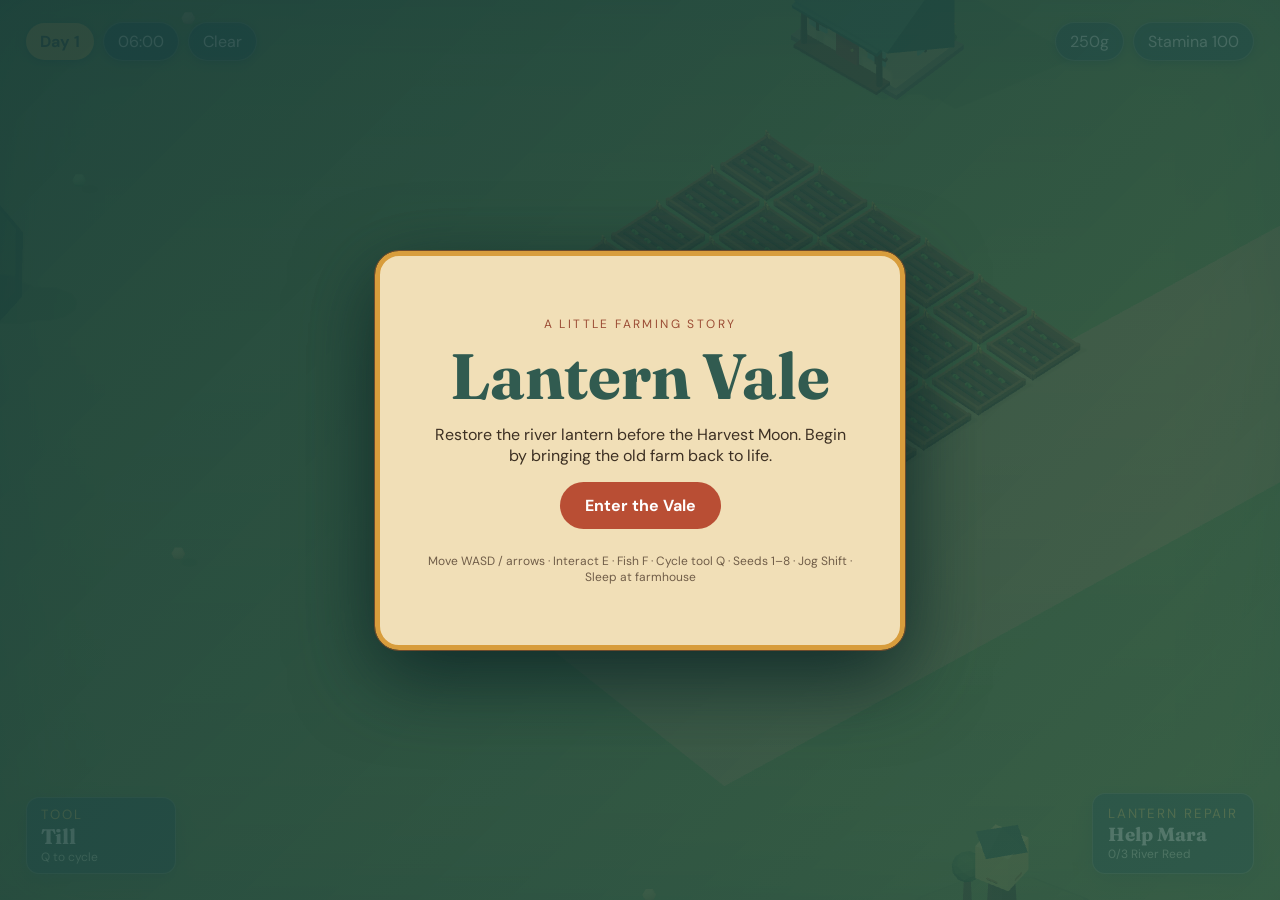
<file: index.html>
<!doctype html>
<html lang="en">
<head>
  <meta charset="utf-8">
  <meta name="viewport" content="width=device-width,initial-scale=1">
  <title>Lantern Vale</title>
  <link rel="icon" href="data:image/svg+xml,<svg xmlns='http://www.w3.org/2000/svg' viewBox='0 0 32 32'><text y='25' font-size='25'>🏮</text></svg>">
  <link rel="stylesheet" href="./style.css">
  <link rel="stylesheet" href="./shop.css">
</head>
<body>
  <canvas id="world" aria-label="Lantern Vale game world"></canvas>
  <div id="shade"></div>
  <div id="weather-fx" aria-hidden="true"></div>
  <div id="day-transition" role="status"><strong></strong><span></span></div>
  <header id="hud">
    <section><strong id="day">Day 1</strong><span id="clock">06:00</span><span id="weather">Clear</span></section>
    <section class="right"><span id="money">250g</span><span id="stamina">Stamina 100</span></section>
  </header>
  <aside id="tool"><small>TOOL</small><strong id="tool-name">Hoe</strong><span id="seed-count"></span></aside>
  <aside id="quest"><small>LANTERN REPAIR</small><strong id="quest-title"></strong><span id="quest-progress"></span></aside>
  <div id="prompt" role="status"></div>
  <div id="toast" role="status"></div>
  <div id="shop" aria-label="Rowan and Root shop">
    <div class="shop-card"><button class="close" data-close aria-label="Close shop">×</button>
      <p class="eyebrow">WILLOW STREET</p><h2>Rowan &amp; Root</h2><strong id="shop-money">Purse: 250g</strong>
      <h3>Seeds</h3><div id="shop-stock" class="shop-grid"></div>
      <h3>Sell from satchel</h3><div id="inventory" class="shop-grid"></div>
    </div>
  </div>
  <div id="pause" aria-label="Pause and settings menu">
    <div class="pause-card"><p class="eyebrow">THE VALE IS WAITING</p><h2>Paused</h2>
      <div class="pause-actions"><button data-resume>Resume</button><button data-save>Save game</button><button data-load>Load game</button></div>
      <h3>Accessibility &amp; audio</h3>
      <label><input type="checkbox" data-setting="reducedMotion"> Reduced motion</label>
      <label><input type="checkbox" data-setting="cameraShake"> Camera shake</label>
      <label>Master volume <input type="range" min="0" max="100" data-setting="master"></label>
      <label>Music <input type="range" min="0" max="100" data-setting="music"></label>
      <label>Effects <input type="range" min="0" max="100" data-setting="effects"></label>
      <small>Escape closes · settings save automatically</small>
    </div>
  </div>
  <div id="social" aria-label="Villager conversation"><div class="social-card"><button class="close" data-social-close aria-label="Close conversation">×</button><p class="eyebrow">VALE NEIGHBOR</p><h2 id="social-name"></h2><p id="social-text"></p><p id="social-friendship"></p><div class="social-actions"><button data-talk>Talk</button><button data-turnin>Offer quest items</button></div><h3>Give from satchel</h3><div id="gift-stock" class="shop-grid"></div><small>Escape closes · one gift per villager each day</small></div></div>
  <div id="ceremony" role="dialog" aria-label="Lantern lighting ceremony"><div class="ceremony-card"><p class="eyebrow">HARVEST MOON</p><h2>The Vale Alight</h2><p>Mara raises the restored lens. One by one, your neighbors add their flame, and the old river lantern spills gold across the water.</p><strong>Lantern Vale remembers your kindness.</strong><button data-ceremony-close>Continue the season</button></div></div>
  <div id="intro">
    <div class="card">
      <p class="eyebrow">A LITTLE FARMING STORY</p>
      <h1>Lantern Vale</h1>
      <p>Restore the river lantern before the Harvest Moon. Begin by bringing the old farm back to life.</p>
      <button id="begin">Enter the Vale</button>
      <p class="keys">Move WASD / arrows · Interact E · Fish F · Cycle tool Q · Seeds 1–8 · Jog Shift · Sleep at farmhouse</p>
    </div>
  </div>
  <nav id="touch-controls" aria-label="Mobile game controls">
    <div class="touch-dpad">
      <button data-key="ArrowUp" aria-label="Move up">▲</button>
      <button data-key="ArrowLeft" aria-label="Move left">◀</button>
      <button data-key="ArrowDown" aria-label="Move down">▼</button>
      <button data-key="ArrowRight" aria-label="Move right">▶</button>
    </div>
    <div class="touch-actions">
      <button data-action="tool">Q<small>Tool</small></button>
      <button data-action="interact">E<small>Use</small></button>
      <button data-action="fish">F<small>Fish</small></button>
    </div>
  </nav>
  <script>
    // Register the tap before the large 3D module evaluates. Mobile browsers
    // can otherwise discard a tap made while the world is still being built.
    document.querySelector('#begin').addEventListener('click', event => {
      if (window.__START__) return window.__START__();
      window.__START_REQUESTED__ = true;
      event.currentTarget.textContent = 'Entering…';
      event.currentTarget.setAttribute('aria-busy', 'true');
    });
  </script>
  <script type="module" src="./main.js?v=0607ac4-mobile-start"></script>
</body>
</html>
</file>
<file: style.css>
@import url('https://fonts.googleapis.com/css2?family=DM+Sans:wght@500;700&family=Fraunces:opsz,wght@9..144,700&display=swap');
#pause{position:fixed;inset:0;z-index:30;display:none;place-items:center;background:#102b2ae8}#pause.show{display:grid}.pause-card{width:min(440px,calc(100vw - 32px));padding:30px;border-radius:20px;background:#f1dfb7;color:#3d3023;border:4px solid #d89d3c;box-shadow:0 20px 70px #071817}.pause-card h2{font:700 38px Fraunces,serif;margin:5px 0 20px;color:#315b50}.pause-card h3{margin:24px 0 10px}.pause-actions{display:flex;gap:8px}.pause-card button{padding:10px 14px;border:0;border-radius:18px;background:#315b50;color:white;font-weight:700}.pause-card label{display:flex;justify-content:space-between;align-items:center;padding:7px 0}.pause-card input[type=range]{width:180px}.pause-card small{display:block;margin-top:16px;color:#705d48}body.reduced-motion *,body.reduced-motion *:before,body.reduced-motion *:after{animation:none!important;transition-duration:.01ms!important}
#touch-controls{display:none;position:fixed;inset:auto 12px 14px;z-index:12;justify-content:space-between;align-items:end;pointer-events:none}#touch-controls button{pointer-events:auto;touch-action:none;border:1px solid #f1dfb766;background:#244d49dd;color:white;box-shadow:0 3px 12px #102b2999;font:700 18px DM Sans;border-radius:50%;width:54px;height:54px}.touch-dpad{display:grid;grid-template-columns:repeat(3,54px);grid-template-rows:repeat(2,54px);gap:4px}.touch-dpad button:nth-child(1){grid-column:2}.touch-dpad button:nth-child(2){grid-column:1}.touch-dpad button:nth-child(3){grid-column:2}.touch-dpad button:nth-child(4){grid-column:3}.touch-actions{display:flex;gap:7px}.touch-actions button{display:grid;place-content:center}.touch-actions small{display:block;font-size:9px;font-weight:500}@media(pointer:coarse){#touch-controls{display:flex}#tool{bottom:132px}#prompt{bottom:145px}.keys{display:none}}
#weather-fx{position:fixed;inset:0;pointer-events:none;opacity:0;transition:opacity .8s;background-size:34px 34px}body.rain #weather-fx{opacity:.5;background-image:repeating-linear-gradient(105deg,transparent 0 15px,#d5edf066 16px 17px,transparent 18px 30px);animation:rainfall .45s linear infinite}body.mist #weather-fx{opacity:.55;background:linear-gradient(90deg,transparent,#e7eee6aa 45%,transparent 75%);animation:mist 8s ease-in-out infinite alternate}#day-transition{position:fixed;inset:0;display:grid;place-content:center;text-align:center;background:#102b2aef;opacity:0;pointer-events:none;transition:opacity .35s;z-index:20}#day-transition.show{opacity:1}#day-transition strong{font:700 46px Fraunces,serif;color:#f1dfb7}#day-transition span{color:#e7bf62;margin-top:8px}@keyframes rainfall{to{background-position:-12px 34px}}@keyframes mist{from{translate:-18%}to{translate:18%}}
:root{font-family:"DM Sans",sans-serif;color:#fff;background:#183b3b}*{box-sizing:border-box}body{margin:0;overflow:hidden}#world,#shade{position:fixed;inset:0;width:100%;height:100%}#shade{pointer-events:none;background:linear-gradient(180deg,rgba(25,70,65,.15),transparent 35%,rgba(24,42,38,.25));box-shadow:inset 0 0 100px rgba(13,38,34,.32)}#hud{position:fixed;inset:22px 26px auto;display:flex;justify-content:space-between;filter:drop-shadow(0 2px 5px #173b37aa)}#hud section{display:flex;gap:9px;align-items:center}#hud span,#hud strong,#tool{background:#244d49e8;border:1px solid #e7d49f55;border-radius:20px;padding:8px 14px}#hud strong{background:#e6ad42;color:#382b22;border:none}#tool{position:fixed;left:26px;bottom:26px;border-radius:13px;display:grid;min-width:150px;box-shadow:0 5px 18px #173b3766}#tool small{color:#e7bf62;letter-spacing:.14em}#tool strong{font-family:Fraunces,serif;font-size:21px}#tool span{font-size:12px;color:#d5e5cf}#prompt{position:fixed;left:50%;bottom:38px;translate:-50%;background:#f2e2b7;color:#3b3025;border-radius:30px;padding:11px 18px;box-shadow:0 5px 18px #173b3799;opacity:0;transition:.2s}#prompt.show{opacity:1}#toast{position:fixed;left:50%;top:80px;translate:-50%;background:#b94e34;color:#fff;border-radius:8px;padding:9px 15px;opacity:0;transition:.2s}#toast.show{opacity:1}#intro{position:fixed;inset:0;display:grid;place-items:center;background:linear-gradient(135deg,#193f3de8,#315c4bd0);transition:.6s}.card{text-align:center;max-width:530px;padding:48px;background:#f1dfb7;color:#3d3023;border:5px solid #d89d3c;outline:1px solid #6e4a2b;border-radius:24px;box-shadow:0 25px 80px #102b29}.eyebrow{letter-spacing:.2em;color:#9b4c35;font-size:12px}.card h1{font:700 64px/1 Fraunces,serif;margin:10px 0;color:#315b50}.card button{font:700 16px DM Sans;border:0;border-radius:25px;padding:13px 25px;background:#b94e34;color:#fff;cursor:pointer}.keys{font-size:12px;color:#705d48;margin-top:24px}#intro.hidden{opacity:0;pointer-events:none}@media(max-width:600px){.card{margin:20px;padding:30px}.card h1{font-size:45px}#hud{inset:12px}.right span:first-child,#weather{display:none}}
</file>
<file: shop.css>
#prompt.bite { background: #f4bd4a; animation: pulse .65s infinite alternate; }
@keyframes pulse { to { scale: 1.08; } }
#shop { position: fixed; inset: 0; background: #173b37aa; display: grid; place-items: center; opacity: 0; pointer-events: none; transition: .2s; }
#shop.show { opacity: 1; pointer-events: auto; }
.shop-card { position: relative; width: min(720px, calc(100% - 32px)); max-height: 88vh; overflow: auto; background: #f1dfb7; color: #3d3023; border: 4px solid #d89d3c; border-radius: 20px; padding: 28px; box-shadow: 0 20px 70px #102b29; }
.shop-card h2 { font: 700 38px Fraunces, serif; color: #315b50; margin: 2px 0; }
.shop-card h3 { margin: 22px 0 8px; }
.shop-card .close { position: absolute; right: 18px; top: 14px; border: 0; background: none; font-size: 30px; color: #6e4a2b; cursor: pointer; }
.shop-grid { display: grid; grid-template-columns: repeat(auto-fit, minmax(135px, 1fr)); gap: 8px; }
.shop-grid button { font: 700 14px DM Sans; text-transform: capitalize; text-align: left; border: 1px solid #9b7951; border-radius: 9px; background: #fff4d7; color: #473527; padding: 10px; cursor: pointer; }
.shop-grid button:hover { background: #fff; }
.shop-grid small { display: block; color: #8d543a; margin-top: 4px; }
#quest{position:fixed;right:26px;bottom:26px;display:grid;max-width:290px;padding:11px 15px;border:1px solid #e7d49f55;border-radius:13px;background:#244d49e8;box-shadow:0 5px 18px #173b3766}#quest small{color:#e7bf62;letter-spacing:.14em}#quest strong{font:700 19px Fraunces,serif}#quest span{font-size:12px;color:#d5e5cf}#social,#ceremony{position:fixed;inset:0;z-index:25;background:#173b37bb;display:grid;place-items:center;opacity:0;pointer-events:none;transition:.2s}#social.show,#ceremony.show{opacity:1;pointer-events:auto}.social-card,.ceremony-card{position:relative;width:min(600px,calc(100% - 32px));max-height:88vh;overflow:auto;background:#f1dfb7;color:#3d3023;border:4px solid #d89d3c;border-radius:20px;padding:28px;box-shadow:0 20px 70px #102b29}.social-card h2,.ceremony-card h2{font:700 40px Fraunces,serif;color:#315b50;margin:2px 0}.social-card .close{position:absolute;right:18px;top:14px;border:0;background:none;font-size:30px;color:#6e4a2b}.social-actions{display:flex;gap:8px;margin:18px 0}.social-actions button,.ceremony-card button{border:0;border-radius:20px;padding:10px 16px;background:#315b50;color:white;font-weight:700}.social-actions button:disabled{opacity:.45}.social-card>small{display:block;color:#705d48;margin-top:15px}.ceremony-card{text-align:center;border-color:#f1bc4a}.ceremony-card strong{display:block;color:#9b4c35;margin:22px}.ceremony-card button{background:#b94e34}@media(max-width:600px){#quest{display:none}}
</file>
